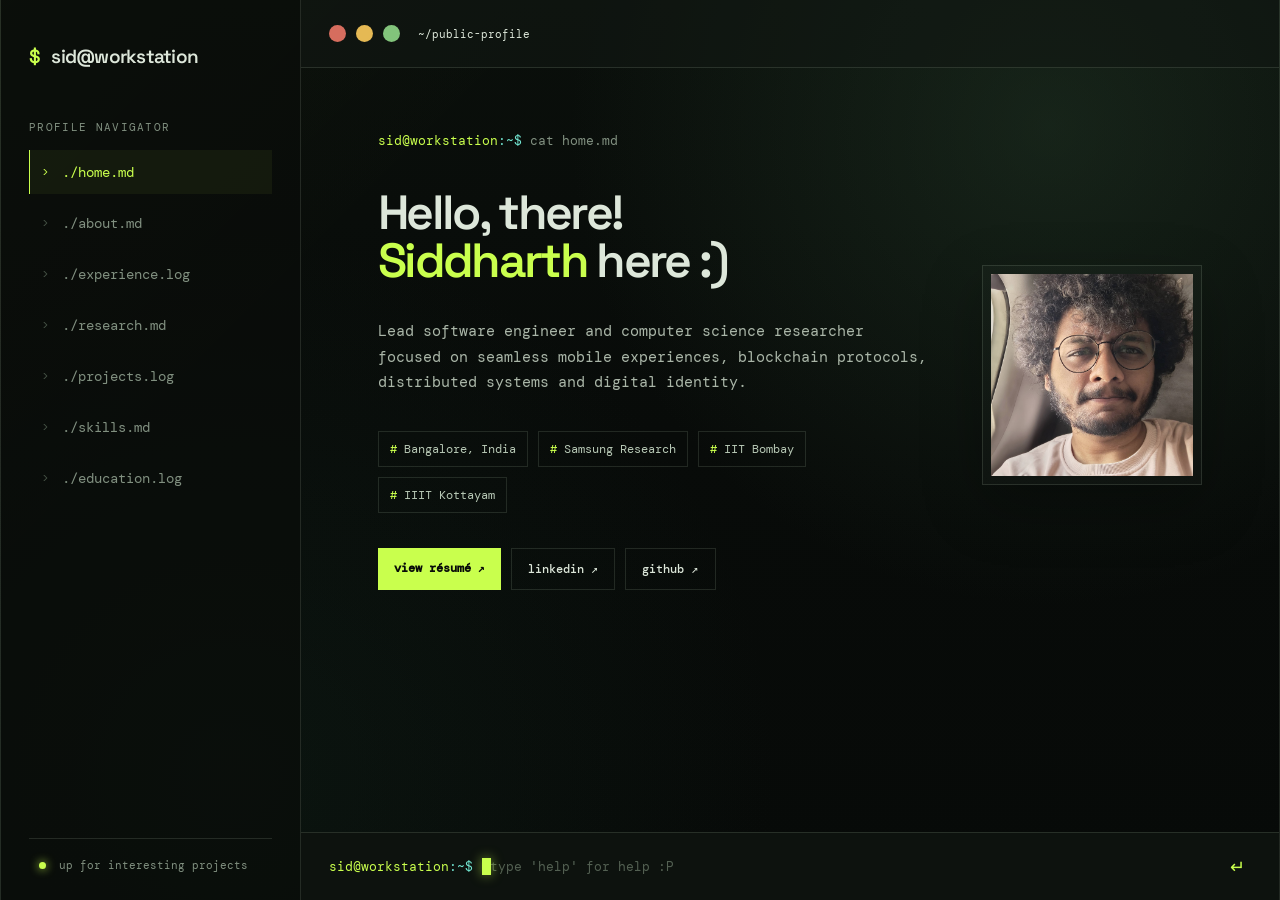
<file: index.html>
<!doctype html>
<html lang="en">
  <head>
    <!-- Google tag (gtag.js) -->
    <script async src="https://www.googletagmanager.com/gtag/js?id=G-CJ4L4YQLMK"></script>
    <script>
      window.dataLayer = window.dataLayer || [];
      function gtag(){dataLayer.push(arguments);}
      gtag('js', new Date());

      gtag('config', 'G-CJ4L4YQLMK', { send_page_view: false });
    </script>

    <meta charset="UTF-8" />
    <meta name="viewport" content="width=device-width, initial-scale=1.0" />
    <meta name="description" content="Public profile for Siddharth Maurya, systems engineer and researcher." />
    <title>sid@workstation</title>
    <link href="logo.png" rel="shortcut icon" type="image/x-icon" />
    <link rel="preconnect" href="https://fonts.googleapis.com" />
    <link rel="preconnect" href="https://fonts.gstatic.com" crossorigin />
    <link href="https://fonts.googleapis.com/css2?family=DM+Mono:wght@400;500&family=Space+Grotesk:wght@400;500;600;700&display=swap" rel="stylesheet" />
    <link rel="stylesheet" href="styles.css?v=4" />
  </head>
  <body>
    <main class="shell">
      <aside class="sidebar">
        <a class="brand" aria-label="Go to home"></a>
        <p class="eyebrow"></p>
        <nav aria-label="Profile sections"></nav>
        <div class="sidebar-footer">
          <span class="status-dot"></span>
          <span class="sidebar-availability"></span>
          <button class="sidebar-reopen" type="button">↵ reopen terminal</button>
        </div>
      </aside>

      <section class="terminal-wrap">
        <header class="topbar">
          <div class="window-controls" aria-label="Window controls">
            <button class="window-control close" type="button" aria-label="Enter sleep mode" title="Enter sleep mode"></button>
            <button class="window-control minimize" type="button" aria-label="Close terminal" title="Close terminal"></button>
            <button class="window-control maximize" type="button" aria-label="Enter fullscreen" title="Enter fullscreen"></button>
          </div>
          <p><span></span></p>
          <button class="menu-toggle" aria-label="Open navigation">☰</button>
        </header>

        <div class="terminal" id="terminal" aria-live="polite"></div>

        <form class="command-form" id="commandForm">
          <label for="commandInput"><span class="prompt"></span><span class="path">:~$</span></label>
          <span class="command-input-wrap">
            <input id="commandInput" autocomplete="off" aria-label="Enter a command" />
            <span class="command-cursor" aria-hidden="true"></span>
          </span>
          <button type="submit" aria-label="Run command">↵</button>
        </form>
      </section>

      <button class="sleep-screen" type="button" aria-label="Restore terminal">
        <span class="status-dot"></span>
        <span><b></b><small></small></span>
      </button>
    </main>

    <script src="profile-content.js"></script>
    <script src="app.js"></script>
  </body>
</html>
</file>
<file: styles.css>
:root { --ink:#dde7da; --muted:#819080; --acid:#c9ff4d; --cyan:#72e5d1; --line:rgba(211,234,205,.13); --panel:#101612; --void:#080b09; }
* { box-sizing:border-box; }
html,body { height:100%; overflow:hidden; background:var(--void); }
body { margin:0; color:var(--ink); background:
  radial-gradient(circle at 82% 14%, rgba(48,78,54,.34) 0, transparent 30rem),
  radial-gradient(circle at 18% 86%, rgba(21,47,35,.28) 0, transparent 34rem),
  linear-gradient(135deg, rgba(201,255,77,.025) 0, transparent 28%),
  linear-gradient(180deg, #0a0f0b 0%, #080b09 48%, #070a08 100%); font-family:"DM Mono",monospace; }
.noise { pointer-events:none; position:fixed; inset:0; opacity:.032; background-image:url("data:image/svg+xml,%3Csvg viewBox='0 0 180 180' xmlns='http://www.w3.org/2000/svg'%3E%3Cfilter id='n'%3E%3CfeTurbulence type='fractalNoise' baseFrequency='.8' numOctaves='4' stitchTiles='stitch'/%3E%3C/filter%3E%3Crect width='100%25' height='100%25' filter='url(%23n)' opacity='.9'/%3E%3C/svg%3E"); }
.shell { width:min(1600px,100%); height:100dvh; min-height:0; margin:auto; display:grid; grid-template-columns:300px 1fr; border-left:1px solid var(--line); border-right:1px solid var(--line); }
.shell:fullscreen,.shell:-webkit-full-screen { width:100vw; height:100vh; max-width:none; }
.sidebar { padding:44px 28px 26px; border-right:1px solid var(--line); display:flex; flex-direction:column; background:rgba(9,13,10,.68); }
.brand { color:var(--ink); text-decoration:none; font-family:"Space Grotesk",sans-serif; font-weight:600; font-size:19px; letter-spacing:-.04em; margin-bottom:51px; }
.brand-mark { color:var(--acid); padding-right:7px; }.eyebrow { margin:0 0 16px; color:var(--muted); text-transform:uppercase; font-size:11px; letter-spacing:.12em; }
nav { display:grid; gap:7px; }.nav-item { appearance:none; background:transparent; border:0; text-align:left; color:var(--muted); padding:13px 12px; border-left:1px solid transparent; cursor:pointer; font:inherit; font-size:14px; transition:.2s; display:flex; gap:13px; align-items:center; }
.nav-item span { font-size:11px; color:#465346; }.nav-item b { font-weight:400; }.nav-item:hover,.nav-item.active { color:var(--acid); background:rgba(201,255,77,.055); border-left-color:var(--acid); }.nav-item.active span { color:var(--acid); }
.sidebar-footer { margin-top:auto; padding:17px 10px 0; border-top:1px solid var(--line); color:var(--muted); font-size:11px; line-height:1.65; }.status-dot { display:inline-block; width:7px; height:7px; border-radius:50%; background:var(--acid); box-shadow:0 0 10px var(--acid); margin-right:6px; }.sidebar-reopen { display:none; margin-top:13px; padding:0; background:none; border:0; color:var(--acid); font:inherit; font-size:12px; cursor:pointer; }
.terminal-wrap { min-width:0; min-height:0; display:flex; flex-direction:column; }.topbar { height:68px; flex:none; border-bottom:1px solid var(--line); padding:0 28px; display:flex; align-items:center; gap:18px; background:rgba(17,23,18,.62); }.window-controls { display:flex; gap:10px; }.window-control { width:17px; height:17px; padding:0; border:0; border-radius:50%; cursor:pointer; transition:transform .16s ease,filter .16s ease; }.window-control:hover,.window-control:focus-visible { transform:scale(1.16); filter:brightness(1.14); outline:2px solid rgba(221,231,218,.5); outline-offset:3px; }.window-control.close { background:#d66d5e; }.window-control.minimize { background:#e5b954; }.window-control.maximize { background:#82c47b; }.topbar p { margin:0; color:var(--muted); font-size:11px; }.topbar p span { color:var(--ink); }.menu-toggle { display:none; margin-left:auto; color:var(--ink); background:none; border:0; font-size:18px; }
.terminal { flex:1; min-height:0; padding:clamp(34px,5vw,96px) clamp(28px,6vw,118px); overflow:auto; }.line { color:var(--muted); font-size:13px; margin:0 0 11px; }.line .prompt { color:var(--acid); }.line .path { color:var(--cyan); }.output { animation:appear .25s ease both; }.output .type-pending { display:none !important; }.output.is-typing::after { content:'▋'; display:inline-block; color:var(--acid); margin-left:4px; animation:blink .7s steps(2,end) infinite; } @keyframes appear { from { opacity:0; transform:translateY(6px); } to { opacity:1; transform:none; } } @keyframes blink { 50% { opacity:0; } }
.hero-kicker { color:var(--cyan); font-size:13px; letter-spacing:.05em; } .hero-layout { display:grid; grid-template-columns:minmax(0,1fr) 220px; align-items:center; gap:48px; max-width:980px; } .hero-copy-column { min-width:0; } .profile-photo { width:220px; aspect-ratio:1; margin:0; justify-self:end; border:1px solid var(--line); padding:8px; background:rgba(255,255,255,.02); box-shadow:0 20px 55px rgba(0,0,0,.28); transform:rotate(0deg); filter: grayscale(0%);} .profile-photo img { display:block; width:100%; height:100%; object-fit:cover; filter:saturate(.92) contrast(1.02); }.hero h1 { font:600 clamp(49px,7vw,92px)/.92 "Space Grotesk",sans-serif; letter-spacing:-.075em; margin:17px 0 23px; max-width:850px; }.hero h1 em { color:var(--acid); font-style:normal; }.hero-copy { color:#aab6a8; max-width:600px; line-height:1.7; font-size:15px; }.meta-row { margin:35px 0; display:flex; flex-wrap:wrap; gap:10px; }.tag { border:1px solid var(--line); padding:9px 11px; color:#b8c9b6; font-size:12px; }.tag::before { content:'# '; color:var(--acid); }.quick-links { display:flex; flex-wrap:wrap; gap:10px; }.button { text-decoration:none; color:var(--void); background:var(--acid); padding:12px 16px; font-size:12px; font-weight:500; }.button.secondary { color:var(--ink); background:transparent; border:1px solid var(--line); }.button:hover { filter:brightness(1.1); }
.file-grid { display:grid; grid-template-columns:repeat(2,minmax(0,1fr)); gap:8px; max-width:580px; }.file-entry { padding:12px 13px; text-align:left; border:1px solid var(--line); color:var(--ink); background:rgba(255,255,255,.018); font:inherit; font-size:12px; cursor:pointer; }.file-entry:hover { border-color:var(--acid); color:var(--acid); }.terminal-text { color:#bdcdbb; margin:0; font:12px/1.7 "DM Mono",monospace; white-space:pre-wrap; }.muted-text { color:var(--muted); }.fetch { display:flex; gap:30px; align-items:center; }.fetch-logo { margin:0; color:var(--acid); font:12px/1.25 "DM Mono",monospace; }.fetch-copy p { margin:4px 0; color:#bdcdbb; font-size:12px; }.fetch-copy p:first-child { color:var(--acid); margin-bottom:9px; }.fetch-copy span { color:var(--cyan); }
.section-title { font:600 clamp(30px,4vw,48px)/1 "Space Grotesk",sans-serif; letter-spacing:-.055em; margin:12px 0 34px; }.section-title span { color:var(--acid); }.lead { color:#b8c9b6; max-width:720px; line-height:1.8; font-size:15px; }.grid { display:grid; grid-template-columns:repeat(2,minmax(0,1fr)); gap:14px; }.card { border:1px solid var(--line); background:rgba(255,255,255,.018); padding:22px; }.card-label { color:var(--acid); font-size:10px; text-transform:uppercase; letter-spacing:.1em; }.card h3 { font:500 20px/1.2 "Space Grotesk",sans-serif; margin:10px 0 8px; letter-spacing:-.04em; }.card p { margin:0; color:#9ba99a; font-size:13px; line-height:1.7; }.project-link { display:inline-block; margin-top:17px; }.experience { display:grid; gap:0; }.role { padding:26px 0; border-top:1px solid var(--line); display:grid; grid-template-columns:185px 1fr; gap:30px; }.role:first-child { border-top:0; }.role-date { color:var(--cyan); font-size:12px; line-height:1.65; }.role h3 { margin:0 0 4px; font:500 21px "Space Grotesk",sans-serif; letter-spacing:-.04em; }.role h4 { color:var(--acid); font-size:12px; font-weight:400; margin:0 0 14px; }.role ul { color:#aab6a8; padding-left:18px; margin:0; font-size:13px; line-height:1.7; }.skill-list { display:flex; flex-wrap:wrap; gap:9px; }.skill { border:1px solid var(--line); padding:11px 14px; font-size:13px; color:#bdcdbb; }.skill:hover { border-color:var(--acid); color:var(--acid); }.command-chip,.text-button { font:inherit; background:transparent; cursor:pointer; }.text-button { color:var(--acid); padding:0; border:0; text-decoration:underline; }.achievement { color:#9ba99a; border-bottom:1px solid var(--line); padding:14px 0; font-size:13px; }.achievement b { color:var(--ink); font-weight:500; }
.command-form { min-height:68px; flex:none; border-top:1px solid var(--line); display:flex; align-items:center; gap:7px; padding:0 28px; background:#0d120e; font-size:13px; }.command-form label { white-space:nowrap; }.prompt { color:var(--acid); }.path { color:var(--cyan); }.command-input-wrap { position:relative; flex:1; min-width:0; display:flex; align-items:center; }.command-form input { width:100%; min-width:0; border:0; outline:0; background:transparent; color:var(--ink); font:inherit; caret-color:transparent; }.command-form input::placeholder { color:#536052; }.command-cursor { position:absolute; left:0; width:9px; height:1.25em; background:var(--acid); box-shadow:0 0 12px rgba(201,255,77,.55); transform:translateX(calc(var(--cursor-offset,0px) + 2px)); animation:blink .7s steps(2,end) infinite; pointer-events:none; }.command-form input:not(:focus) + .command-cursor { display:none; }.command-form button { color:var(--acid); border:0; background:transparent; font-size:18px; cursor:pointer; }
.shell.terminal-closed { grid-template-columns:1fr; }.shell.terminal-closed .terminal-wrap { display:none; }.shell.terminal-closed .sidebar { border-right:0; }.shell.terminal-closed .sidebar-reopen { display:block; }.sleep-screen { display:none; border:0; color:var(--ink); background:transparent; font:inherit; text-align:center; align-items:center; justify-content:center; gap:10px; cursor:pointer; }.sleep-screen b,.sleep-screen small { display:block; }.sleep-screen b { font:500 15px "Space Grotesk",sans-serif; letter-spacing:-.02em; }.sleep-screen small { margin-top:4px; color:var(--muted); font-size:10px; }.shell.minimized { display:block; border:0; background:#0d120e; }.shell.minimized > .sidebar,.shell.minimized > .terminal-wrap { display:none; }.shell.minimized .sleep-screen { height:100%; display:flex; width:100%; }
@media (max-width:720px) { .hero-layout { grid-template-columns:1fr; gap:28px; } .profile-photo { display: none; } .shell { position:fixed; inset:0; width:100%; height:auto; margin:0; grid-template-columns:1fr; }.sidebar { display:none; position:fixed; z-index:5; inset:63px 0 0; background:#0c110d; }.sidebar.open { display:flex; }.shell.terminal-closed .sidebar { display:flex; position:fixed; z-index:6; inset:0; border:0; }.menu-toggle { display:block; }.terminal { padding:45px 24px; }.hero h1 { font-size:51px; }.grid,.file-grid { grid-template-columns:1fr; }.fetch { align-items:flex-start; flex-direction:column; gap:18px; }.role { grid-template-columns:1fr; gap:10px; }.topbar { padding:0 20px; }.command-form { padding:0 20px; } }
</file>
